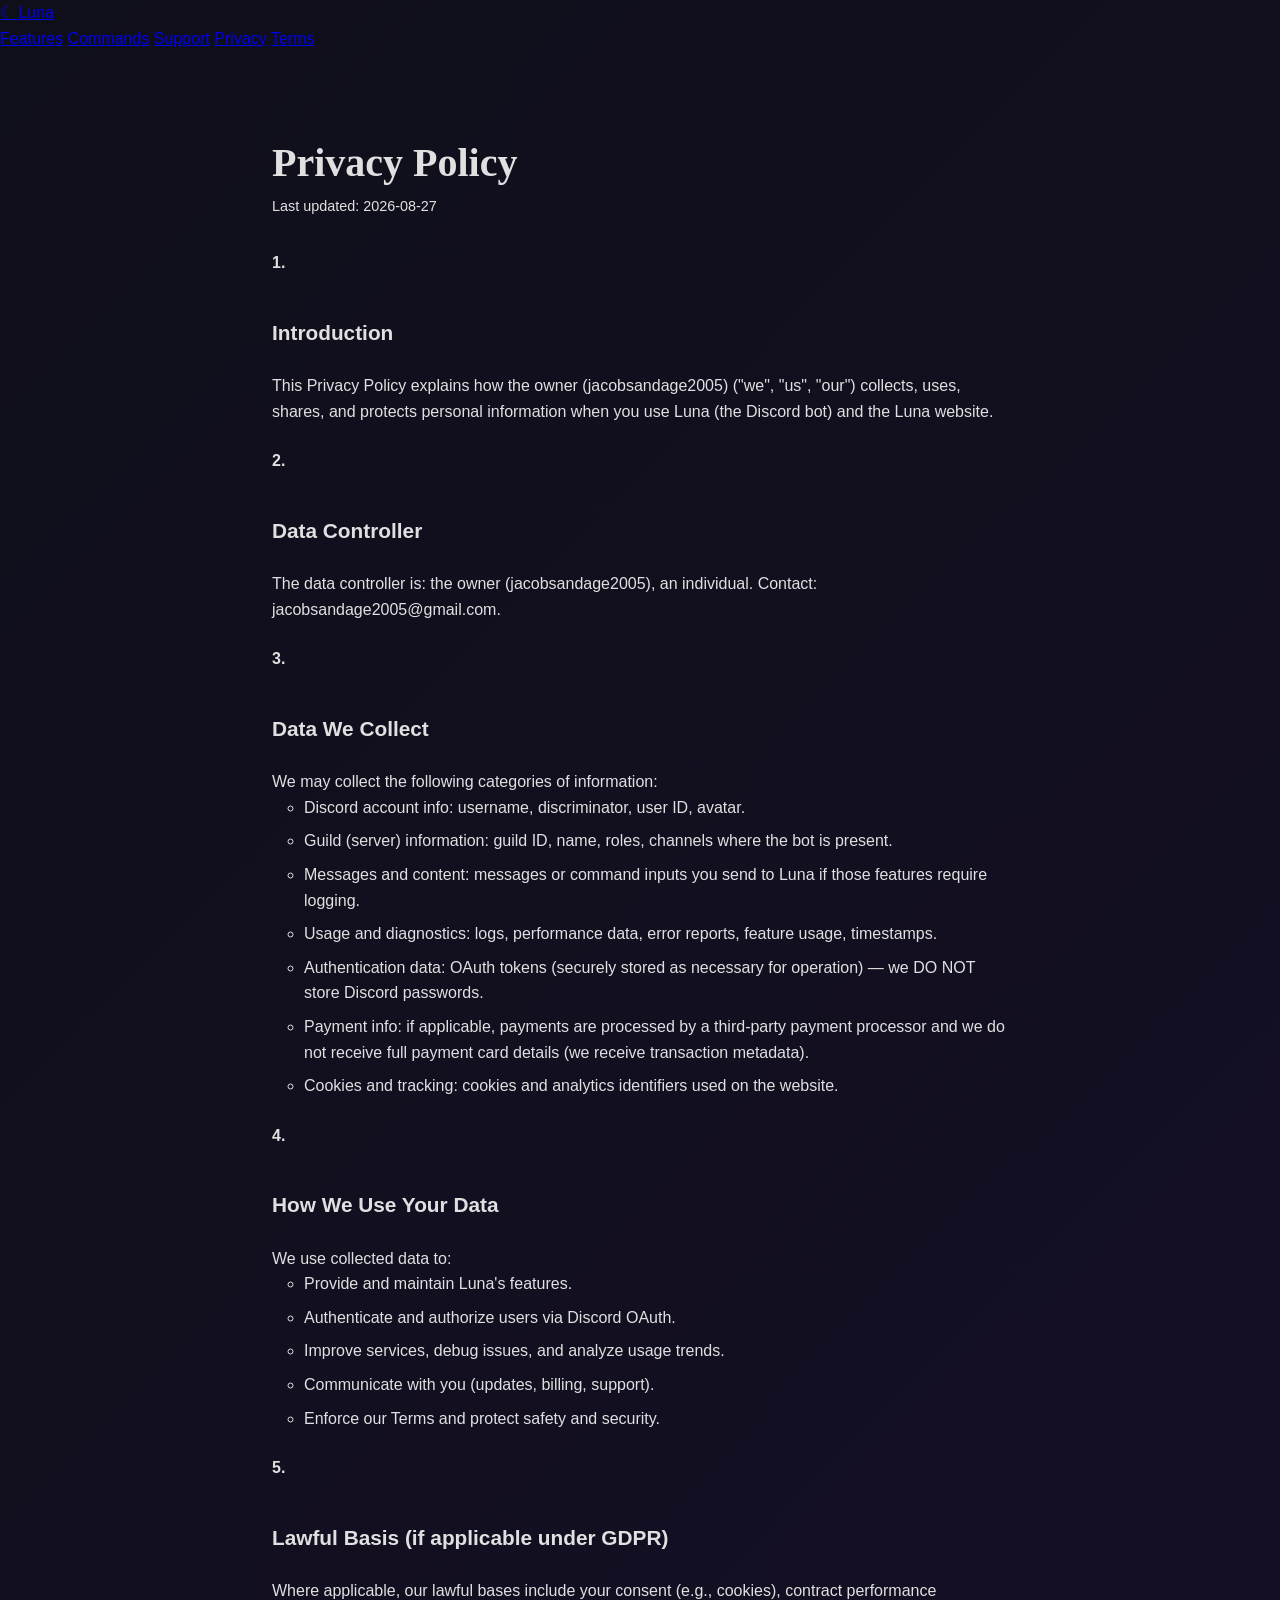
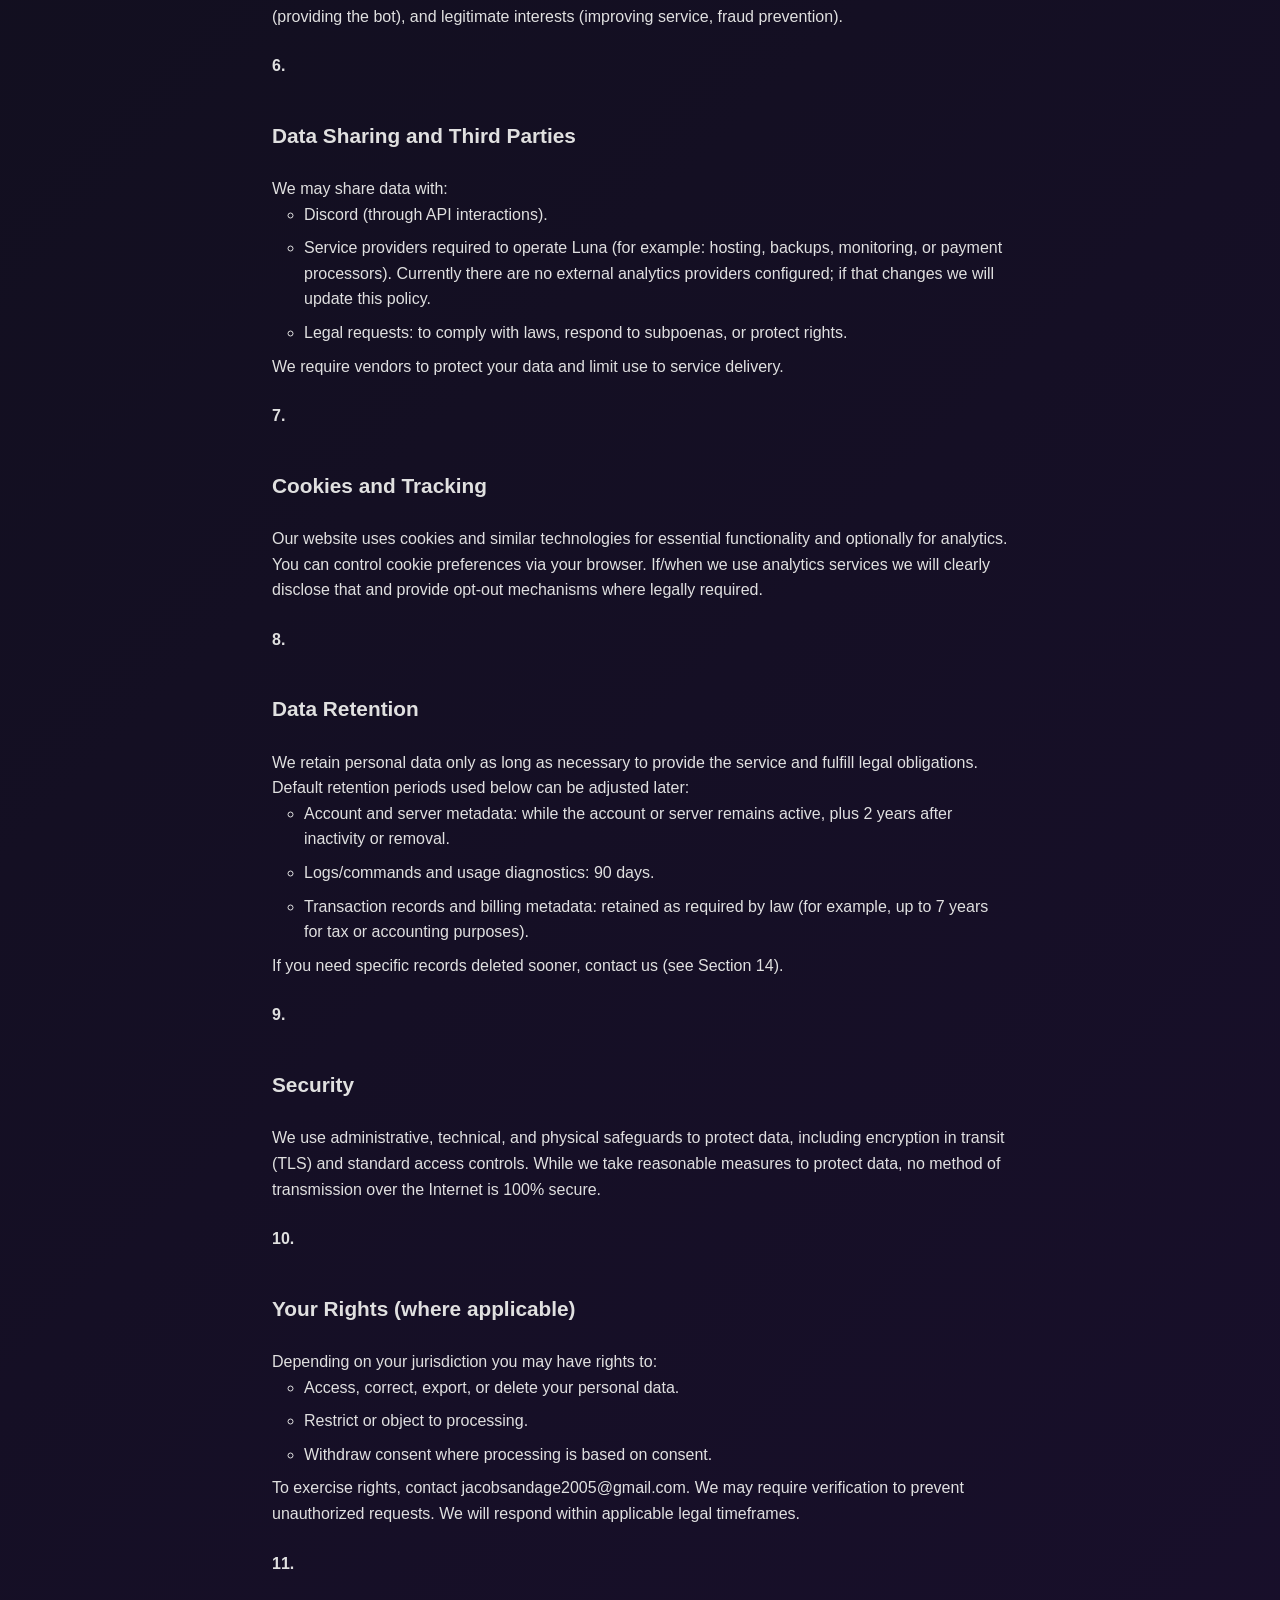
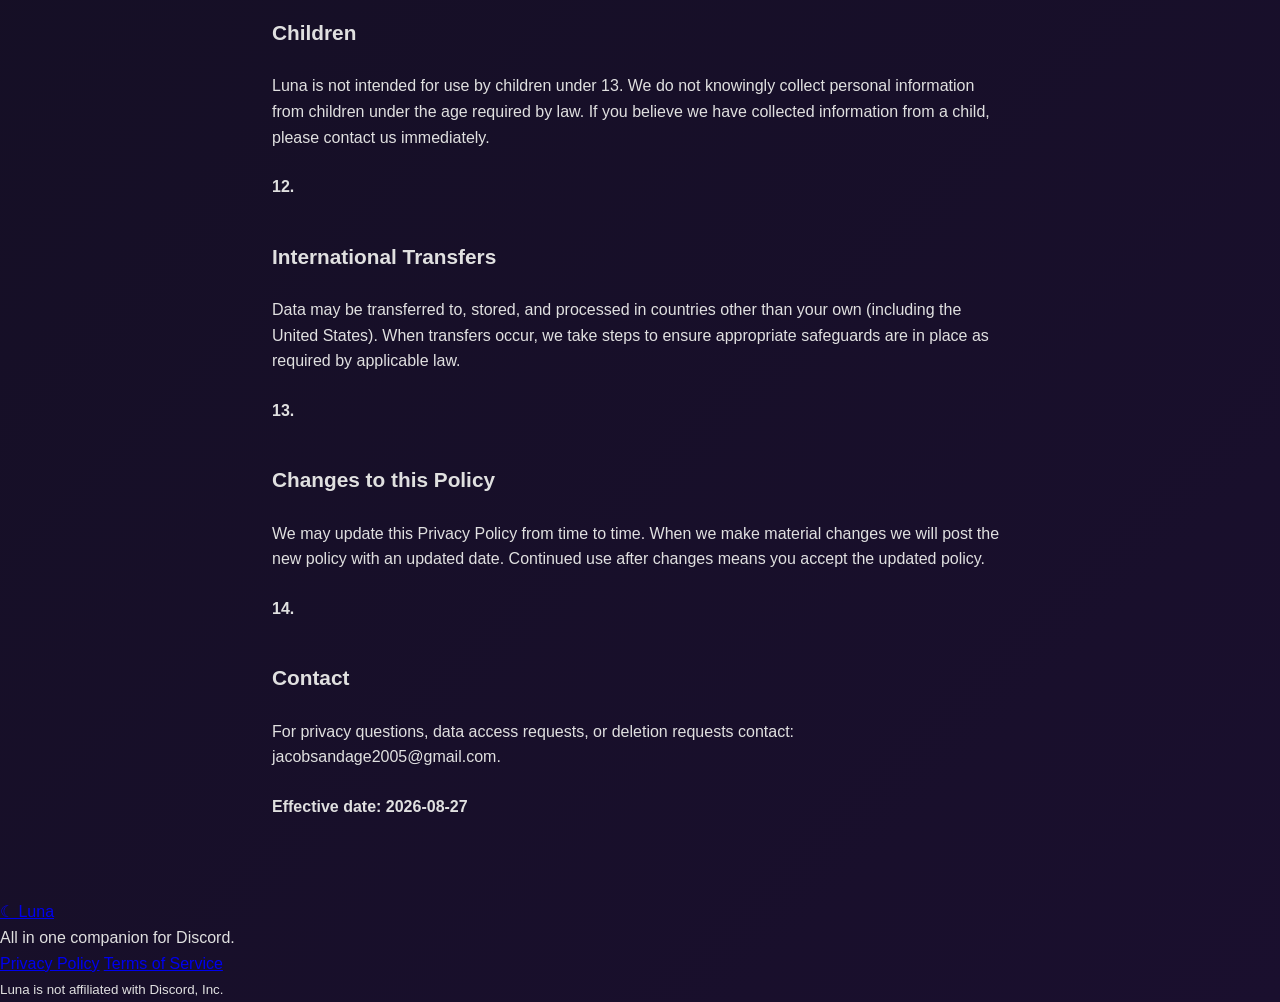
<file: privacy.html>
<!DOCTYPE html>
<html lang="en">
<head>
    <meta charset="utf-8">
    <meta name="viewport" content="width=device-width, initial-scale=1">
    <title>Privacy Policy — Luna</title>
    <link rel="stylesheet" href="style.css">
    <style>
        .policy-content { max-width: 800px; margin: 3rem auto; padding: 2rem; line-height: 1.6; }
        .policy-content h1 { font-family: 'Playfair Display', serif; font-size: 2.5rem; margin-top: 0; }
        .policy-content h2 { font-family: 'Space Grotesk', sans-serif; font-size: 1.3rem; margin-top: 2.5rem; margin-bottom: 1rem; border-bottom: 1px solid var(--line); padding-bottom: 0.5rem; }
        .policy-content ol { counter-reset: list; list-style: none; padding-left: 0; }
        .policy-content ol > li { counter-increment: list; margin-bottom: 1.5rem; }
        .policy-content ol > li::before { content: counter(list) ". "; font-weight: 600; margin-right: 0.5rem; }
        .policy-content ul { padding-left: 2rem; }
        .policy-content li { margin-bottom: 0.5rem; }
        .policy-content .meta { color: var(--soft); font-size: 0.9rem; margin-bottom: 2rem; }
        .policy-content a { color: var(--pink); text-decoration: none; }
        .policy-content a:hover { text-decoration: underline; }
    </style>
</head>
<body>
    <div class="grain"></div>
    <header>
        <a class="brand" href="index.html">☾ <span>Luna</span></a>
        <nav aria-label="Main navigation">
            <a href="index.html#features">Features</a>
            <a href="index.html#commands">Commands</a>
            <a href="index.html#support">Support</a>
            <a href="privacy.html">Privacy</a>
            <a href="terms.html">Terms</a>
        </nav>
    </header>
    <main>
        <div class="policy-content">
            <h1>Privacy Policy</h1>
            <p class="meta">Last updated: 2026-08-27</p>
            
            <ol>
                <li>
                    <h2>Introduction</h2>
                    <p>This Privacy Policy explains how the owner (jacobsandage2005) ("we", "us", "our") collects, uses, shares, and protects personal information when you use Luna (the Discord bot) and the Luna website.</p>
                </li>
                
                <li>
                    <h2>Data Controller</h2>
                    <p>The data controller is: the owner (jacobsandage2005), an individual. Contact: <a href="mailto:jacobsandage2005@gmail.com">jacobsandage2005@gmail.com</a>.</p>
                </li>
                
                <li>
                    <h2>Data We Collect</h2>
                    <p>We may collect the following categories of information:</p>
                    <ul>
                        <li>Discord account info: username, discriminator, user ID, avatar.</li>
                        <li>Guild (server) information: guild ID, name, roles, channels where the bot is present.</li>
                        <li>Messages and content: messages or command inputs you send to Luna if those features require logging.</li>
                        <li>Usage and diagnostics: logs, performance data, error reports, feature usage, timestamps.</li>
                        <li>Authentication data: OAuth tokens (securely stored as necessary for operation) — we DO NOT store Discord passwords.</li>
                        <li>Payment info: if applicable, payments are processed by a third-party payment processor and we do not receive full payment card details (we receive transaction metadata).</li>
                        <li>Cookies and tracking: cookies and analytics identifiers used on the website.</li>
                    </ul>
                </li>
                
                <li>
                    <h2>How We Use Your Data</h2>
                    <p>We use collected data to:</p>
                    <ul>
                        <li>Provide and maintain Luna's features.</li>
                        <li>Authenticate and authorize users via Discord OAuth.</li>
                        <li>Improve services, debug issues, and analyze usage trends.</li>
                        <li>Communicate with you (updates, billing, support).</li>
                        <li>Enforce our Terms and protect safety and security.</li>
                    </ul>
                </li>
                
                <li>
                    <h2>Lawful Basis (if applicable under GDPR)</h2>
                    <p>Where applicable, our lawful bases include your consent (e.g., cookies), contract performance (providing the bot), and legitimate interests (improving service, fraud prevention).</p>
                </li>
                
                <li>
                    <h2>Data Sharing and Third Parties</h2>
                    <p>We may share data with:</p>
                    <ul>
                        <li>Discord (through API interactions).</li>
                        <li>Service providers required to operate Luna (for example: hosting, backups, monitoring, or payment processors). Currently there are no external analytics providers configured; if that changes we will update this policy.</li>
                        <li>Legal requests: to comply with laws, respond to subpoenas, or protect rights.</li>
                    </ul>
                    <p>We require vendors to protect your data and limit use to service delivery.</p>
                </li>
                
                <li>
                    <h2>Cookies and Tracking</h2>
                    <p>Our website uses cookies and similar technologies for essential functionality and optionally for analytics. You can control cookie preferences via your browser. If/when we use analytics services we will clearly disclose that and provide opt-out mechanisms where legally required.</p>
                </li>
                
                <li>
                    <h2>Data Retention</h2>
                    <p>We retain personal data only as long as necessary to provide the service and fulfill legal obligations. Default retention periods used below can be adjusted later:</p>
                    <ul>
                        <li>Account and server metadata: while the account or server remains active, plus 2 years after inactivity or removal.</li>
                        <li>Logs/commands and usage diagnostics: 90 days.</li>
                        <li>Transaction records and billing metadata: retained as required by law (for example, up to 7 years for tax or accounting purposes).</li>
                    </ul>
                    <p>If you need specific records deleted sooner, contact us (see Section 14).</p>
                </li>
                
                <li>
                    <h2>Security</h2>
                    <p>We use administrative, technical, and physical safeguards to protect data, including encryption in transit (TLS) and standard access controls. While we take reasonable measures to protect data, no method of transmission over the Internet is 100% secure.</p>
                </li>
                
                <li>
                    <h2>Your Rights (where applicable)</h2>
                    <p>Depending on your jurisdiction you may have rights to:</p>
                    <ul>
                        <li>Access, correct, export, or delete your personal data.</li>
                        <li>Restrict or object to processing.</li>
                        <li>Withdraw consent where processing is based on consent.</li>
                    </ul>
                    <p>To exercise rights, contact <a href="mailto:jacobsandage2005@gmail.com">jacobsandage2005@gmail.com</a>. We may require verification to prevent unauthorized requests. We will respond within applicable legal timeframes.</p>
                </li>
                
                <li>
                    <h2>Children</h2>
                    <p>Luna is not intended for use by children under 13. We do not knowingly collect personal information from children under the age required by law. If you believe we have collected information from a child, please contact us immediately.</p>
                </li>
                
                <li>
                    <h2>International Transfers</h2>
                    <p>Data may be transferred to, stored, and processed in countries other than your own (including the United States). When transfers occur, we take steps to ensure appropriate safeguards are in place as required by applicable law.</p>
                </li>
                
                <li>
                    <h2>Changes to this Policy</h2>
                    <p>We may update this Privacy Policy from time to time. When we make material changes we will post the new policy with an updated date. Continued use after changes means you accept the updated policy.</p>
                </li>
                
                <li>
                    <h2>Contact</h2>
                    <p>For privacy questions, data access requests, or deletion requests contact: <a href="mailto:jacobsandage2005@gmail.com">jacobsandage2005@gmail.com</a>.</p>
                </li>
            </ol>
            
            <p><strong>Effective date: 2026-08-27</strong></p>
        </div>
    </main>
    <footer>
        <a class="brand" href="index.html">☾ Luna</a>
        <p>All in one companion for Discord.</p>
        <div>
            <a href="privacy.html">Privacy Policy</a>
            <a href="terms.html">Terms of Service</a>
        </div>
        <small>Luna is not affiliated with Discord, Inc.</small>
    </footer>
</body>
</html>
</file>
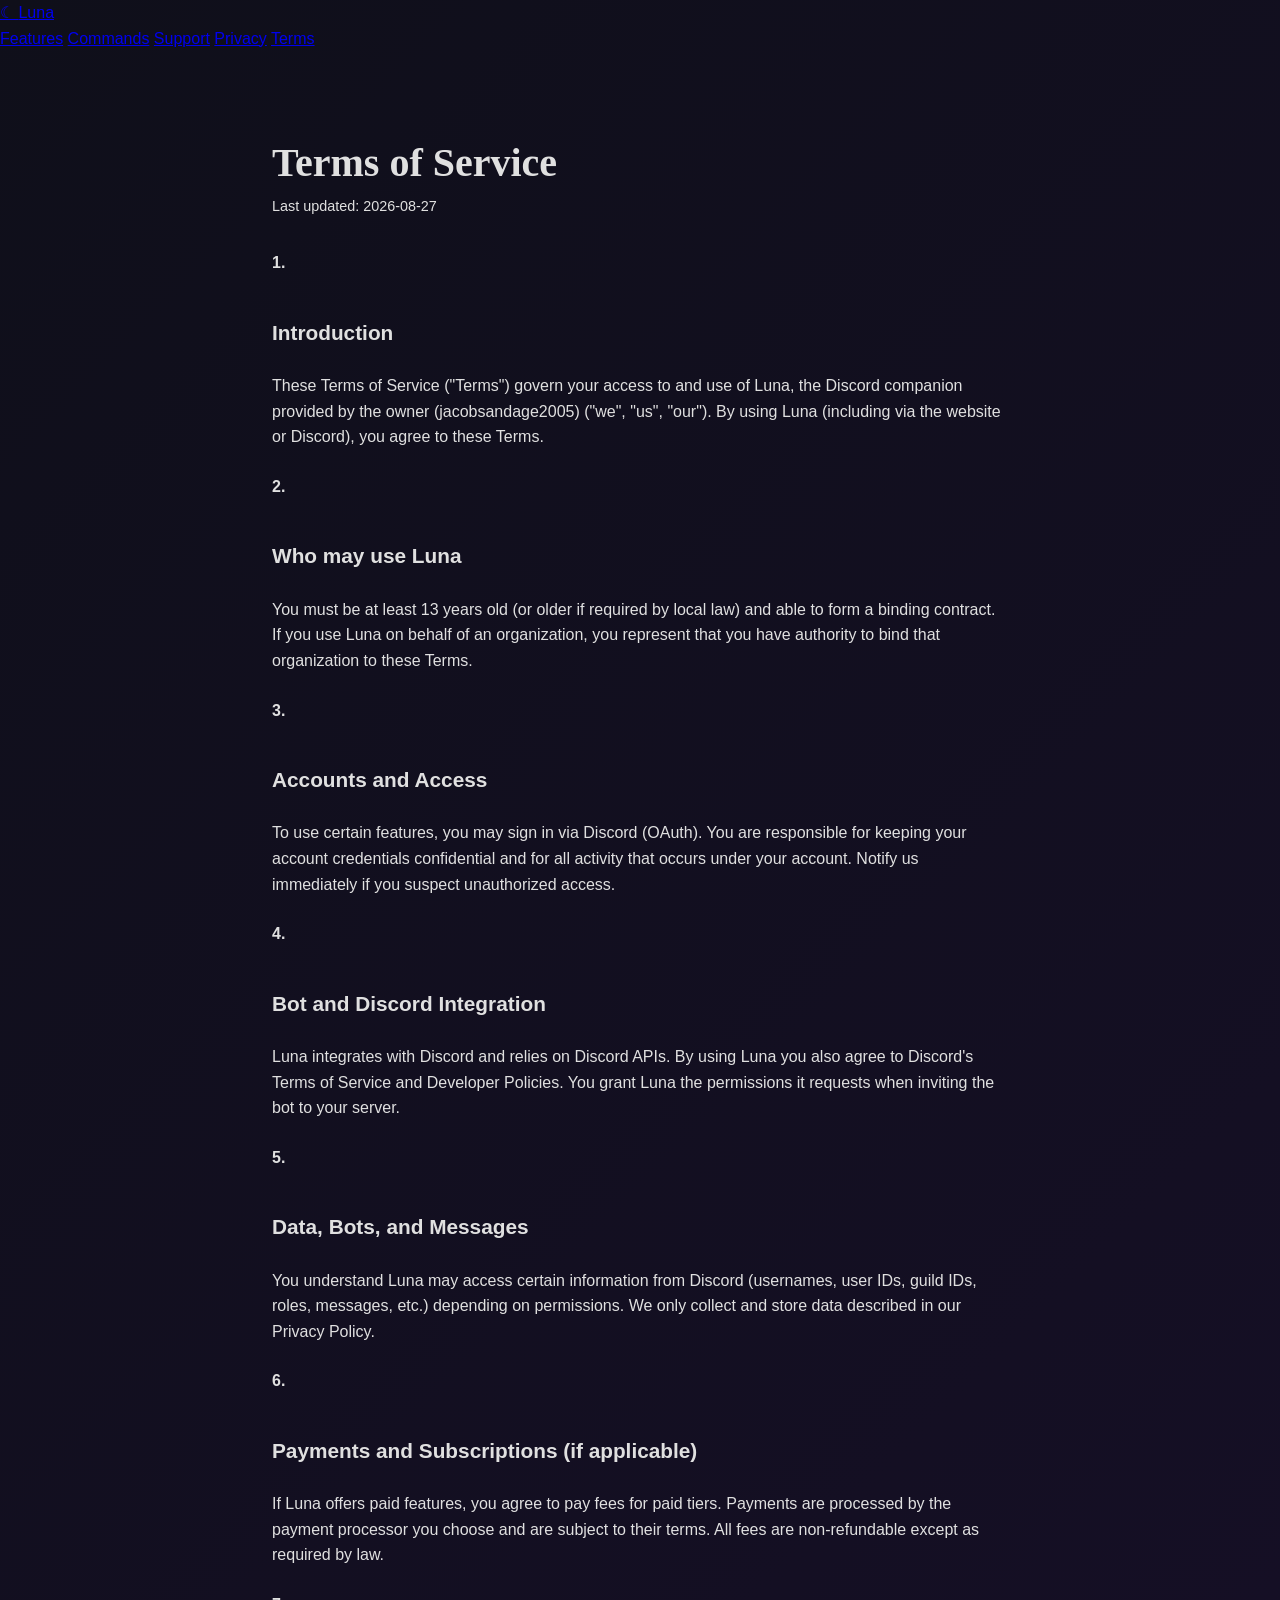
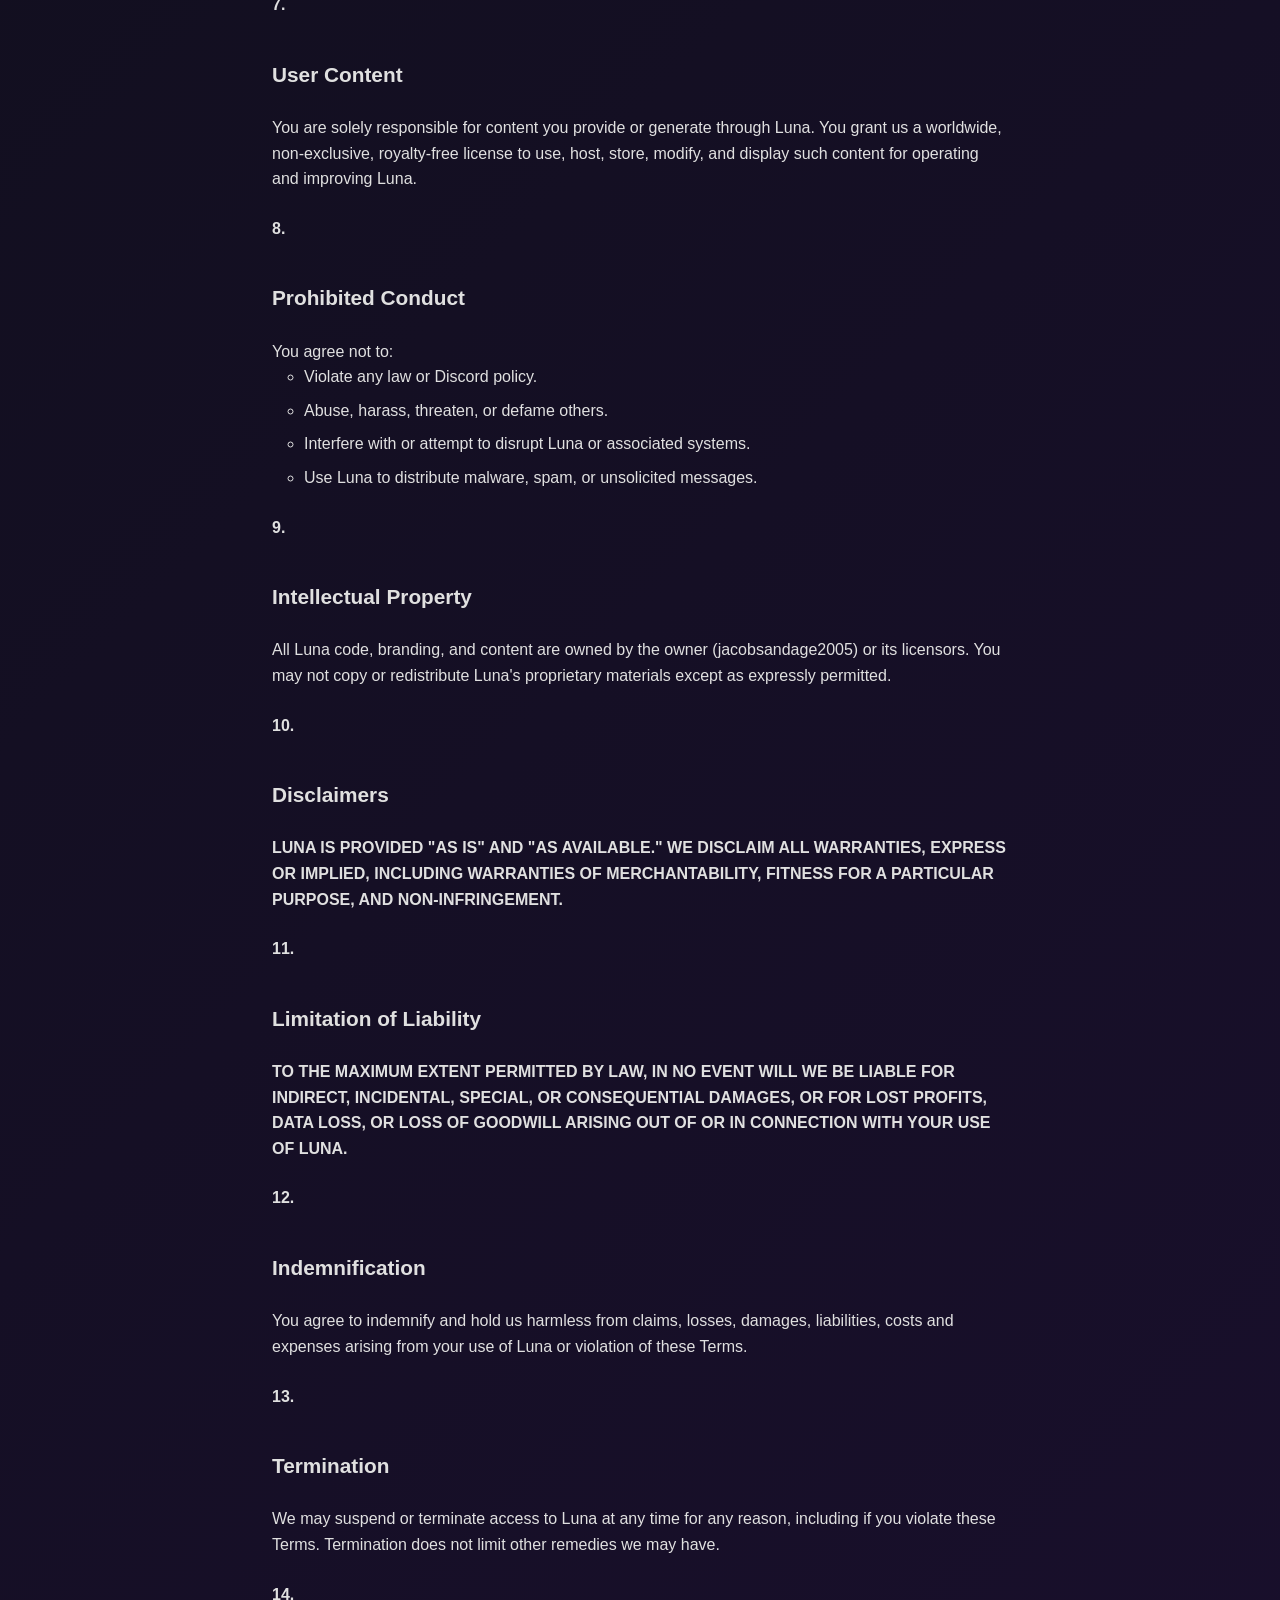
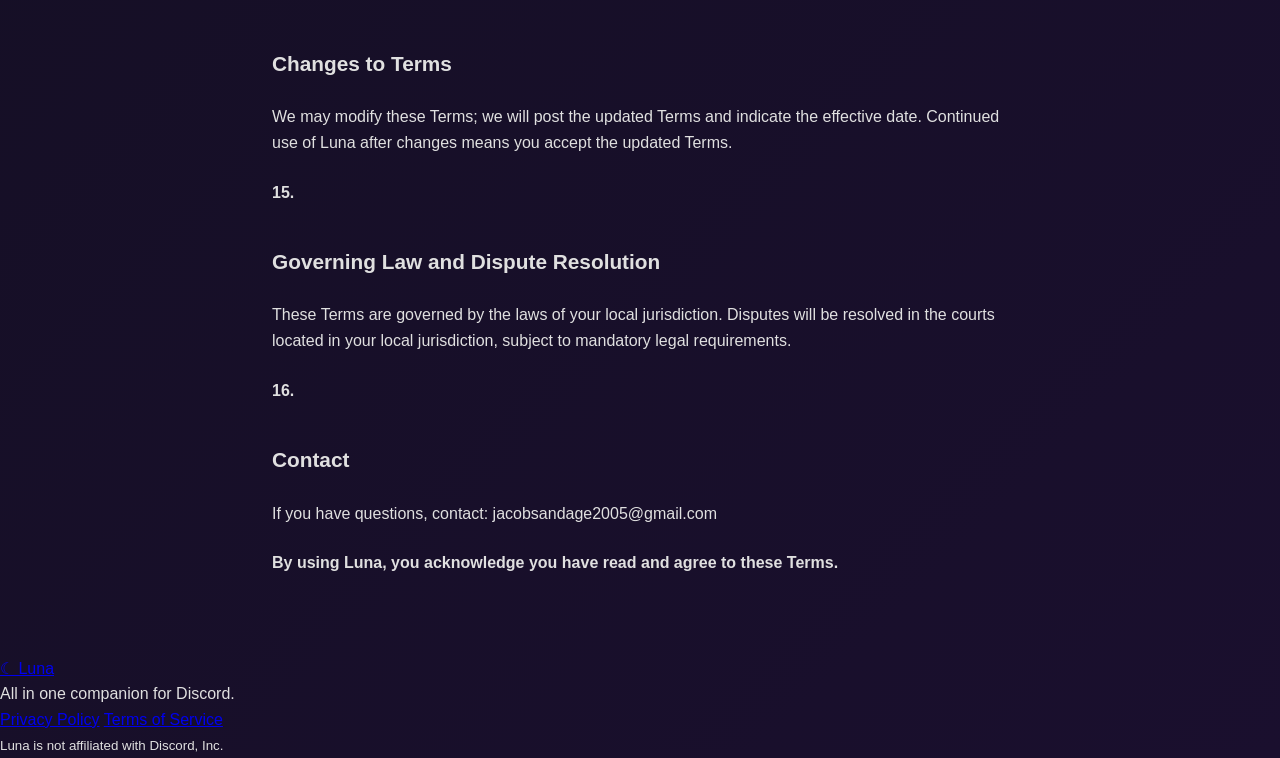
<file: terms.html>
<!DOCTYPE html>
<html lang="en">
<head>
    <meta charset="utf-8">
    <meta name="viewport" content="width=device-width, initial-scale=1">
    <title>Terms of Service — Luna</title>
    <link rel="stylesheet" href="style.css">
    <style>
        .policy-content { max-width: 800px; margin: 3rem auto; padding: 2rem; line-height: 1.6; }
        .policy-content h1 { font-family: 'Playfair Display', serif; font-size: 2.5rem; margin-top: 0; }
        .policy-content h2 { font-family: 'Space Grotesk', sans-serif; font-size: 1.3rem; margin-top: 2.5rem; margin-bottom: 1rem; border-bottom: 1px solid var(--line); padding-bottom: 0.5rem; }
        .policy-content ol { counter-reset: list; list-style: none; padding-left: 0; }
        .policy-content ol > li { counter-increment: list; margin-bottom: 1.5rem; }
        .policy-content ol > li::before { content: counter(list) ". "; font-weight: 600; margin-right: 0.5rem; }
        .policy-content ul { padding-left: 2rem; }
        .policy-content li { margin-bottom: 0.5rem; }
        .policy-content .meta { color: var(--soft); font-size: 0.9rem; margin-bottom: 2rem; }
        .policy-content a { color: var(--pink); text-decoration: none; }
        .policy-content a:hover { text-decoration: underline; }
        .policy-content strong { font-weight: 600; }
    </style>
</head>
<body>
    <div class="grain"></div>
    <header>
        <a class="brand" href="index.html">☾ <span>Luna</span></a>
        <nav aria-label="Main navigation">
            <a href="index.html#features">Features</a>
            <a href="index.html#commands">Commands</a>
            <a href="index.html#support">Support</a>
            <a href="privacy.html">Privacy</a>
            <a href="terms.html">Terms</a>
        </nav>
    </header>
    <main>
        <div class="policy-content">
            <h1>Terms of Service</h1>
            <p class="meta">Last updated: 2026-08-27</p>
            
            <ol>
                <li>
                    <h2>Introduction</h2>
                    <p>These Terms of Service ("Terms") govern your access to and use of Luna, the Discord companion provided by the owner (jacobsandage2005) ("we", "us", "our"). By using Luna (including via the website or Discord), you agree to these Terms.</p>
                </li>
                
                <li>
                    <h2>Who may use Luna</h2>
                    <p>You must be at least 13 years old (or older if required by local law) and able to form a binding contract. If you use Luna on behalf of an organization, you represent that you have authority to bind that organization to these Terms.</p>
                </li>
                
                <li>
                    <h2>Accounts and Access</h2>
                    <p>To use certain features, you may sign in via Discord (OAuth). You are responsible for keeping your account credentials confidential and for all activity that occurs under your account. Notify us immediately if you suspect unauthorized access.</p>
                </li>
                
                <li>
                    <h2>Bot and Discord Integration</h2>
                    <p>Luna integrates with Discord and relies on Discord APIs. By using Luna you also agree to Discord's Terms of Service and Developer Policies. You grant Luna the permissions it requests when inviting the bot to your server.</p>
                </li>
                
                <li>
                    <h2>Data, Bots, and Messages</h2>
                    <p>You understand Luna may access certain information from Discord (usernames, user IDs, guild IDs, roles, messages, etc.) depending on permissions. We only collect and store data described in our Privacy Policy.</p>
                </li>
                
                <li>
                    <h2>Payments and Subscriptions (if applicable)</h2>
                    <p>If Luna offers paid features, you agree to pay fees for paid tiers. Payments are processed by the payment processor you choose and are subject to their terms. All fees are non-refundable except as required by law.</p>
                </li>
                
                <li>
                    <h2>User Content</h2>
                    <p>You are solely responsible for content you provide or generate through Luna. You grant us a worldwide, non-exclusive, royalty-free license to use, host, store, modify, and display such content for operating and improving Luna.</p>
                </li>
                
                <li>
                    <h2>Prohibited Conduct</h2>
                    <p>You agree not to:</p>
                    <ul>
                        <li>Violate any law or Discord policy.</li>
                        <li>Abuse, harass, threaten, or defame others.</li>
                        <li>Interfere with or attempt to disrupt Luna or associated systems.</li>
                        <li>Use Luna to distribute malware, spam, or unsolicited messages.</li>
                    </ul>
                </li>
                
                <li>
                    <h2>Intellectual Property</h2>
                    <p>All Luna code, branding, and content are owned by the owner (jacobsandage2005) or its licensors. You may not copy or redistribute Luna's proprietary materials except as expressly permitted.</p>
                </li>
                
                <li>
                    <h2>Disclaimers</h2>
                    <p><strong>LUNA IS PROVIDED "AS IS" AND "AS AVAILABLE." WE DISCLAIM ALL WARRANTIES, EXPRESS OR IMPLIED, INCLUDING WARRANTIES OF MERCHANTABILITY, FITNESS FOR A PARTICULAR PURPOSE, AND NON-INFRINGEMENT.</strong></p>
                </li>
                
                <li>
                    <h2>Limitation of Liability</h2>
                    <p><strong>TO THE MAXIMUM EXTENT PERMITTED BY LAW, IN NO EVENT WILL WE BE LIABLE FOR INDIRECT, INCIDENTAL, SPECIAL, OR CONSEQUENTIAL DAMAGES, OR FOR LOST PROFITS, DATA LOSS, OR LOSS OF GOODWILL ARISING OUT OF OR IN CONNECTION WITH YOUR USE OF LUNA.</strong></p>
                </li>
                
                <li>
                    <h2>Indemnification</h2>
                    <p>You agree to indemnify and hold us harmless from claims, losses, damages, liabilities, costs and expenses arising from your use of Luna or violation of these Terms.</p>
                </li>
                
                <li>
                    <h2>Termination</h2>
                    <p>We may suspend or terminate access to Luna at any time for any reason, including if you violate these Terms. Termination does not limit other remedies we may have.</p>
                </li>
                
                <li>
                    <h2>Changes to Terms</h2>
                    <p>We may modify these Terms; we will post the updated Terms and indicate the effective date. Continued use of Luna after changes means you accept the updated Terms.</p>
                </li>
                
                <li>
                    <h2>Governing Law and Dispute Resolution</h2>
                    <p>These Terms are governed by the laws of your local jurisdiction. Disputes will be resolved in the courts located in your local jurisdiction, subject to mandatory legal requirements.</p>
                </li>
                
                <li>
                    <h2>Contact</h2>
                    <p>If you have questions, contact: <a href="mailto:jacobsandage2005@gmail.com">jacobsandage2005@gmail.com</a></p>
                </li>
            </ol>
            
            <p><strong>By using Luna, you acknowledge you have read and agree to these Terms.</strong></p>
        </div>
    </main>
    <footer>
        <a class="brand" href="index.html">☾ Luna</a>
        <p>All in one companion for Discord.</p>
        <div>
            <a href="privacy.html">Privacy Policy</a>
            <a href="terms.html">Terms of Service</a>
        </div>
        <small>Luna is not affiliated with Discord, Inc.</small>
    </footer>
</body>
</html>
</file>
<file: style.css>
* {
    margin: 0;
    padding: 0;
    box-sizing: border-box;
}

:root {
    --primary-color: #c084fc;
    --dark-bg: #0f0f1a;
    --darker-bg: #0a0a12;
    --card-bg: #1a1a2e;
    --text-light: #e0e0e0;
    --text-muted: #9a9aaa;
    --accent: #7c3aed;
}

html {
    scroll-behavior: smooth;
}

body {
    font-family: 'Segoe UI', Tahoma, Geneva, Verdana, sans-serif;
    background: linear-gradient(135deg, #0f0f1a 0%, #1a0f2e 100%);
    color: var(--text-light);
    line-height: 1.6;
    overflow-x: hidden;
    position: relative;
}

/* Navigation Bar */
.navbar {
    position: fixed;
    top: 0;
    width: 100%;
    background: rgba(10, 10, 18, 0.95);
    backdrop-filter: blur(10px);
    border-bottom: 1px solid rgba(192, 132, 252, 0.1);
    z-index: 1000;
    padding: 1rem 0;
}

.nav-container {
    max-width: 1400px;
    margin: 0 auto;
    display: flex;
    justify-content: space-between;
    align-items: center;
    padding: 0 3rem;
}

.logo-section {
    display: flex;
    align-items: center;
    gap: 0.8rem;
    font-size: 1.6rem;
    font-weight: bold;
    color: var(--primary-color);
}

.logo {
    width: 40px;
    height: 40px;
    filter: drop-shadow(0 0 8px rgba(192, 132, 252, 0.6));
}

.nav-links {
    display: flex;
    list-style: none;
    gap: 2.5rem;
    align-items: center;
}

.nav-links a {
    color: var(--text-light);
    text-decoration: none;
    transition: color 0.3s ease;
    font-size: 0.95rem;
    font-weight: 500;
}

.nav-links a:hover {
    color: var(--primary-color);
}

.invite-btn {
    background: var(--primary-color);
    color: #0f0f1a !important;
    padding: 0.6rem 1.8rem !important;
    border-radius: 8px;
    font-weight: 700;
    transition: all 0.3s ease;
    cursor: pointer;
    border: none;
}

.invite-btn:hover {
    background: #a855f7;
    transform: translateY(-2px);
    box-shadow: 0 10px 25px rgba(192, 132, 252, 0.4);
}

/* Hero Section */
.hero {
    margin-top: 80px;
    min-height: 100vh;
    display: flex;
    align-items: center;
    justify-content: space-between;
    padding: 4rem 3rem;
    position: relative;
    overflow: hidden;
    max-width: 1600px;
    margin-left: auto;
    margin-right: auto;
}

.hero::before {
    content: '';
    position: absolute;
    top: 0;
    left: 0;
    right: 0;
    bottom: 0;
    background: url('hero-background.jpg') center/cover no-repeat;
    background-attachment: fixed;
    z-index: 1;
    opacity: 0.7;
}

.hero::after {
    content: '';
    position: absolute;
    top: 0;
    left: 0;
    right: 0;
    bottom: 0;
    background: linear-gradient(135deg, rgba(15, 15, 26, 0.6) 0%, rgba(26, 15, 46, 0.7) 100%);
    z-index: 2;
}

.hero-content {
    flex: 1;
    z-index: 10;
    max-width: 650px;
    position: relative;
}

.hero-title {
    font-size: 6rem;
    font-weight: 900;
    color: var(--primary-color);
    text-shadow: 0 0 40px rgba(192, 132, 252, 0.6);
    margin-bottom: 0.2rem;
    letter-spacing: 8px;
    line-height: 1;
}

.hero-subtitle {
    font-size: 1.3rem;
    color: var(--text-muted);
    letter-spacing: 3px;
    margin-bottom: 2rem;
    font-weight: 300;
}

.hero-description {
    font-size: 1.15rem;
    color: var(--text-light);
    margin-bottom: 2.5rem;
    line-height: 1.8;
    max-width: 580px;
}

.hero-buttons {
    display: flex;
    gap: 1.2rem;
    flex-wrap: wrap;
}

.btn {
    padding: 0.9rem 2.2rem;
    font-size: 1rem;
    border: none;
    border-radius: 8px;
    cursor: pointer;
    transition: all 0.3s ease;
    font-weight: 700;
    display: inline-flex;
    align-items: center;
    gap: 0.6rem;
    white-space: nowrap;
}

.btn-primary {
    background: var(--primary-color);
    color: #0f0f1a;
}

.btn-primary:hover {
    background: #a855f7;
    transform: translateY(-4px);
    box-shadow: 0 15px 35px rgba(192, 132, 252, 0.5);
}

.btn-secondary {
    background: rgba(192, 132, 252, 0.12);
    color: var(--primary-color);
    border: 1.5px solid var(--primary-color);
}

.btn-secondary:hover {
    background: rgba(192, 132, 252, 0.25);
    box-shadow: 0 12px 30px rgba(192, 132, 252, 0.3);
    transform: translateY(-4px);
}

.hero-background {
    flex: 1;
    position: relative;
    height: 600px;
    display: flex;
    align-items: center;
    justify-content: center;
    z-index: 10;
}

.floating-elements {
    position: absolute;
    width: 100%;
    height: 100%;
}

.flower {
    position: absolute;
    border-radius: 50%;
    filter: blur(60px);
    opacity: 0.6;
}

.flower-1 {
    width: 400px;
    height: 400px;
    background: radial-gradient(circle, rgba(192, 132, 252, 0.4) 0%, transparent 70%);
    top: 10%;
    right: 10%;
    animation: float-1 8s ease-in-out infinite;
}

.flower-2 {
    width: 350px;
    height: 350px;
    background: radial-gradient(circle, rgba(192, 132, 252, 0.35) 0%, transparent 70%);
    bottom: 15%;
    left: 5%;
    animation: float-2 9s ease-in-out infinite;
}

.flower-3 {
    width: 300px;
    height: 300px;
    background: radial-gradient(circle, rgba(192, 132, 252, 0.3) 0%, transparent 70%);
    top: 35%;
    right: 25%;
    animation: float-3 10s ease-in-out infinite;
}

.flower-4 {
    width: 250px;
    height: 250px;
    background: radial-gradient(circle, rgba(192, 132, 252, 0.25) 0%, transparent 70%);
    bottom: 30%;
    right: 35%;
    animation: float-1 11s ease-in-out infinite;
}

@keyframes float-1 {
    0%, 100% { transform: translateY(0px); }
    50% { transform: translateY(-50px); }
}

@keyframes float-2 {
    0%, 100% { transform: translateY(0px); }
    50% { transform: translateY(40px); }
}

@keyframes float-3 {
    0%, 100% { transform: translateY(0px); }
    50% { transform: translateY(-30px); }
}

.lofi-rings {
    position: absolute;
    bottom: 50px;
    right: 100px;
    opacity: 0.15;
    animation: rotate-rings 30s linear infinite;
    z-index: 10;
}

@keyframes rotate-rings {
    from { transform: rotate(0deg); }
    to { transform: rotate(360deg); }
}

/* Section Header */
.section-header {
    display: flex;
    align-items: center;
    gap: 1.2rem;
    margin-bottom: 1.5rem;
}

.section-header h2 {
    font-size: 2.8rem;
    color: var(--primary-color);
    font-weight: 900;
    letter-spacing: 2px;
}

.help-icon {
    filter: drop-shadow(0 0 12px rgba(192, 132, 252, 0.5));
}

/* Help Section */
.help-section {
    padding: 5rem 3rem;
    max-width: 1400px;
    margin: 0 auto;
    background: linear-gradient(135deg, rgba(26, 26, 46, 0.15) 0%, transparent 100%);
    border-top: 1px solid rgba(192, 132, 252, 0.1);
}

.help-subtitle {
    color: var(--text-muted);
    margin-bottom: 4rem;
    font-size: 1.1rem;
    max-width: 700px;
}

.commands-grid {
    display: grid;
    grid-template-columns: repeat(auto-fit, minmax(280px, 1fr));
    gap: 2.5rem;
    margin-bottom: 4rem;
}

.command-category {
    background: linear-gradient(135deg, rgba(26, 26, 46, 0.6) 0%, rgba(26, 26, 46, 0.3) 100%);
    border: 1px solid rgba(192, 132, 252, 0.2);
    padding: 2.5rem;
    border-radius: 16px;
    transition: all 0.4s ease;
}

.command-category:hover {
    border-color: rgba(192, 132, 252, 0.5);
    background: linear-gradient(135deg, rgba(26, 26, 46, 0.9) 0%, rgba(26, 26, 46, 0.5) 100%);
    transform: translateY(-8px);
    box-shadow: 0 20px 50px rgba(192, 132, 252, 0.15);
}

.category-icon {
    margin-bottom: 0.8rem;
    filter: drop-shadow(0 0 6px rgba(192, 132, 252, 0.3));
}

.command-category h3 {
    color: var(--primary-color);
    margin-bottom: 1.8rem;
    font-size: 1.3rem;
    font-weight: 800;
    letter-spacing: 1px;
}

.command {
    margin-bottom: 1.8rem;
    display: flex;
    flex-direction: column;
    gap: 0.4rem;
}

.command:last-child {
    margin-bottom: 0;
}

.command-name {
    color: var(--primary-color);
    font-weight: 700;
    font-family: 'Courier New', monospace;
    font-size: 0.95rem;
    letter-spacing: 0.5px;
}

.command-desc {
    color: var(--text-muted);
    font-size: 0.9rem;
    line-height: 1.5;
}

.help-footer {
    text-align: center;
    color: var(--text-muted);
    font-style: italic;
    padding-top: 3rem;
    border-top: 1px solid rgba(192, 132, 252, 0.1);
    font-size: 1rem;
}

/* Features Section */
.features-section {
    padding: 6rem 3rem;
    background: linear-gradient(180deg, rgba(26, 26, 46, 0.2) 0%, rgba(10, 10, 18, 0.4) 100%);
}

.features-container {
    max-width: 1400px;
    margin: 0 auto;
}

.features-section h2 {
    text-align: center;
    font-size: 2.8rem;
    color: var(--text-light);
    margin-bottom: 4rem;
    display: flex;
    align-items: center;
    justify-content: center;
    gap: 2rem;
    font-weight: 900;
    letter-spacing: 1px;
}

.features-section h2::before,
.features-section h2::after {
    content: '—';
    color: var(--primary-color);
    font-size: 1.2rem;
}

.features-grid {
    display: grid;
    grid-template-columns: repeat(auto-fit, minmax(280px, 1fr));
    gap: 2.5rem;
}

.feature {
    text-align: center;
    padding: 2.5rem;
    border-radius: 16px;
    background: linear-gradient(135deg, rgba(10, 10, 18, 0.7) 0%, rgba(26, 26, 46, 0.4) 100%);
    border: 1px solid rgba(192, 132, 252, 0.15);
    transition: all 0.4s ease;
}

.feature:hover {
    border-color: rgba(192, 132, 252, 0.4);
    transform: translateY(-12px);
    background: linear-gradient(135deg, rgba(26, 26, 46, 0.8) 0%, rgba(26, 26, 46, 0.6) 100%);
    box-shadow: 0 25px 60px rgba(192, 132, 252, 0.12);
}

.feature-icon {
    margin: 0 auto 1.8rem;
    display: flex;
    align-items: center;
    justify-content: center;
    filter: drop-shadow(0 0 10px rgba(192, 132, 252, 0.4));
}

.feature h3 {
    color: var(--text-light);
    margin-bottom: 1rem;
    font-size: 1.4rem;
    font-weight: 800;
}

.feature p {
    color: var(--text-muted);
    line-height: 1.7;
}

/* Footer */
.footer {
    background: linear-gradient(180deg, rgba(10, 10, 18, 0.98) 0%, rgba(15, 15, 26, 1) 100%);
    border-top: 1px solid rgba(192, 132, 252, 0.15);
    padding: 3rem 3rem;
    margin-top: 0;
}

.footer-content {
    max-width: 1400px;
    margin: 0 auto;
    display: flex;
    justify-content: space-between;
    align-items: center;
    flex-wrap: wrap;
    gap: 3rem;
}

.footer-section p {
    color: var(--text-muted);
    font-size: 0.95rem;
}

.footer-links {
    display: flex;
    gap: 2rem;
    align-items: center;
}

.footer-links a {
    color: var(--text-muted);
    text-decoration: none;
    transition: color 0.3s ease;
    font-size: 0.95rem;
}

.footer-links a:hover {
    color: var(--primary-color);
}

.divider {
    color: var(--text-muted);
}

.social-links {
    display: flex;
    gap: 1.2rem;
}

.social-icon {
    display: inline-flex;
    align-items: center;
    justify-content: center;
    width: 44px;
    height: 44px;
    border-radius: 50%;
    background: rgba(192, 132, 252, 0.12);
    border: 1px solid rgba(192, 132, 252, 0.25);
    transition: all 0.3s ease;
    color: var(--primary-color);
}

.social-icon:hover {
    background: var(--primary-color);
    border-color: var(--primary-color);
    color: #0f0f1a;
    transform: translateY(-3px);
}

/* Responsive Design */
@media (max-width: 1024px) {
    .nav-container {
        padding: 0 2rem;
    }

    .hero {
        padding: 3rem 2rem;
    }

    .hero-title {
        font-size: 4.5rem;
    }

    .hero-background {
        height: 450px;
    }

    .help-section,
    .features-section {
        padding: 4rem 2rem;
    }

    .footer-content {
        gap: 2rem;
    }
}

@media (max-width: 768px) {
    .navbar {
        padding: 0.75rem 0;
    }

    .nav-container {
        flex-direction: column;
        gap: 1rem;
        padding: 0 1.5rem;
    }

    .nav-links {
        flex-wrap: wrap;
        gap: 1rem;
        justify-content: center;
    }

    .invite-btn {
        width: 100%;
    }

    .hero {
        flex-direction: column;
        margin-top: 120px;
        padding: 2rem 1.5rem;
    }

    .hero-title {
        font-size: 2.8rem;
        letter-spacing: 4px;
    }

    .hero-subtitle {
        font-size: 1rem;
        letter-spacing: 2px;
    }

    .hero-description {
        font-size: 1rem;
    }

    .hero-background {
        height: 300px;
        margin-top: 2rem;
    }

    .hero-buttons {
        flex-direction: column;
    }

    .btn {
        width: 100%;
        justify-content: center;
    }

    .commands-grid {
        grid-template-columns: 1fr;
        gap: 1.5rem;
    }

    .features-grid {
        grid-template-columns: 1fr;
    }

    .footer-content {
        flex-direction: column;
        text-align: center;
    }

    .section-header h2 {
        font-size: 1.8rem;
    }

    .features-section h2 {
        font-size: 1.8rem;
        gap: 1rem;
    }

    .lofi-rings {
        opacity: 0.08;
        width: 200px;
        height: 200px;
    }
}

@media (max-width: 480px) {
    .nav-links {
        gap: 0.8rem;
        font-size: 0.85rem;
    }

    .hero {
        margin-top: 100px;
    }

    .hero-title {
        font-size: 2rem;
    }

    .section-header h2 {
        font-size: 1.5rem;
    }

    .command-category {
        padding: 1.5rem;
    }

    .feature {
        padding: 1.5rem;
    }
}
</file>
